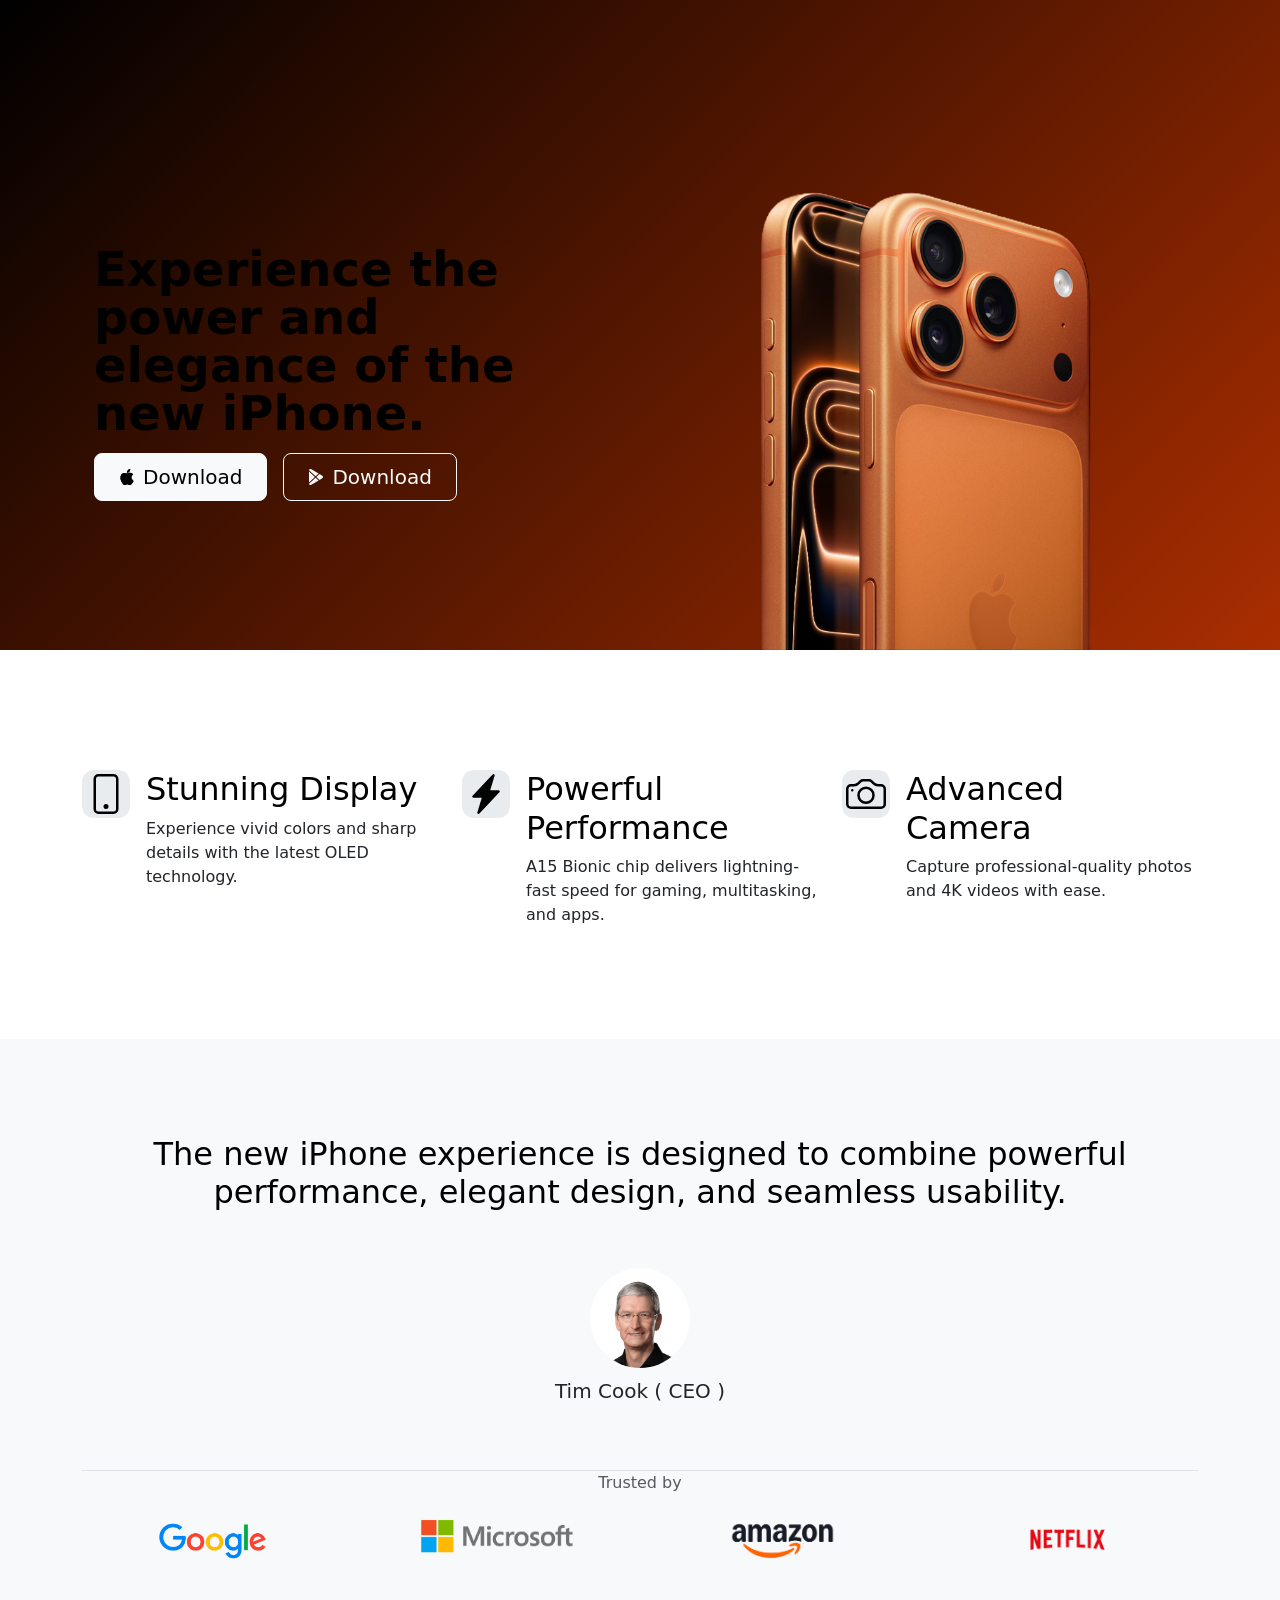
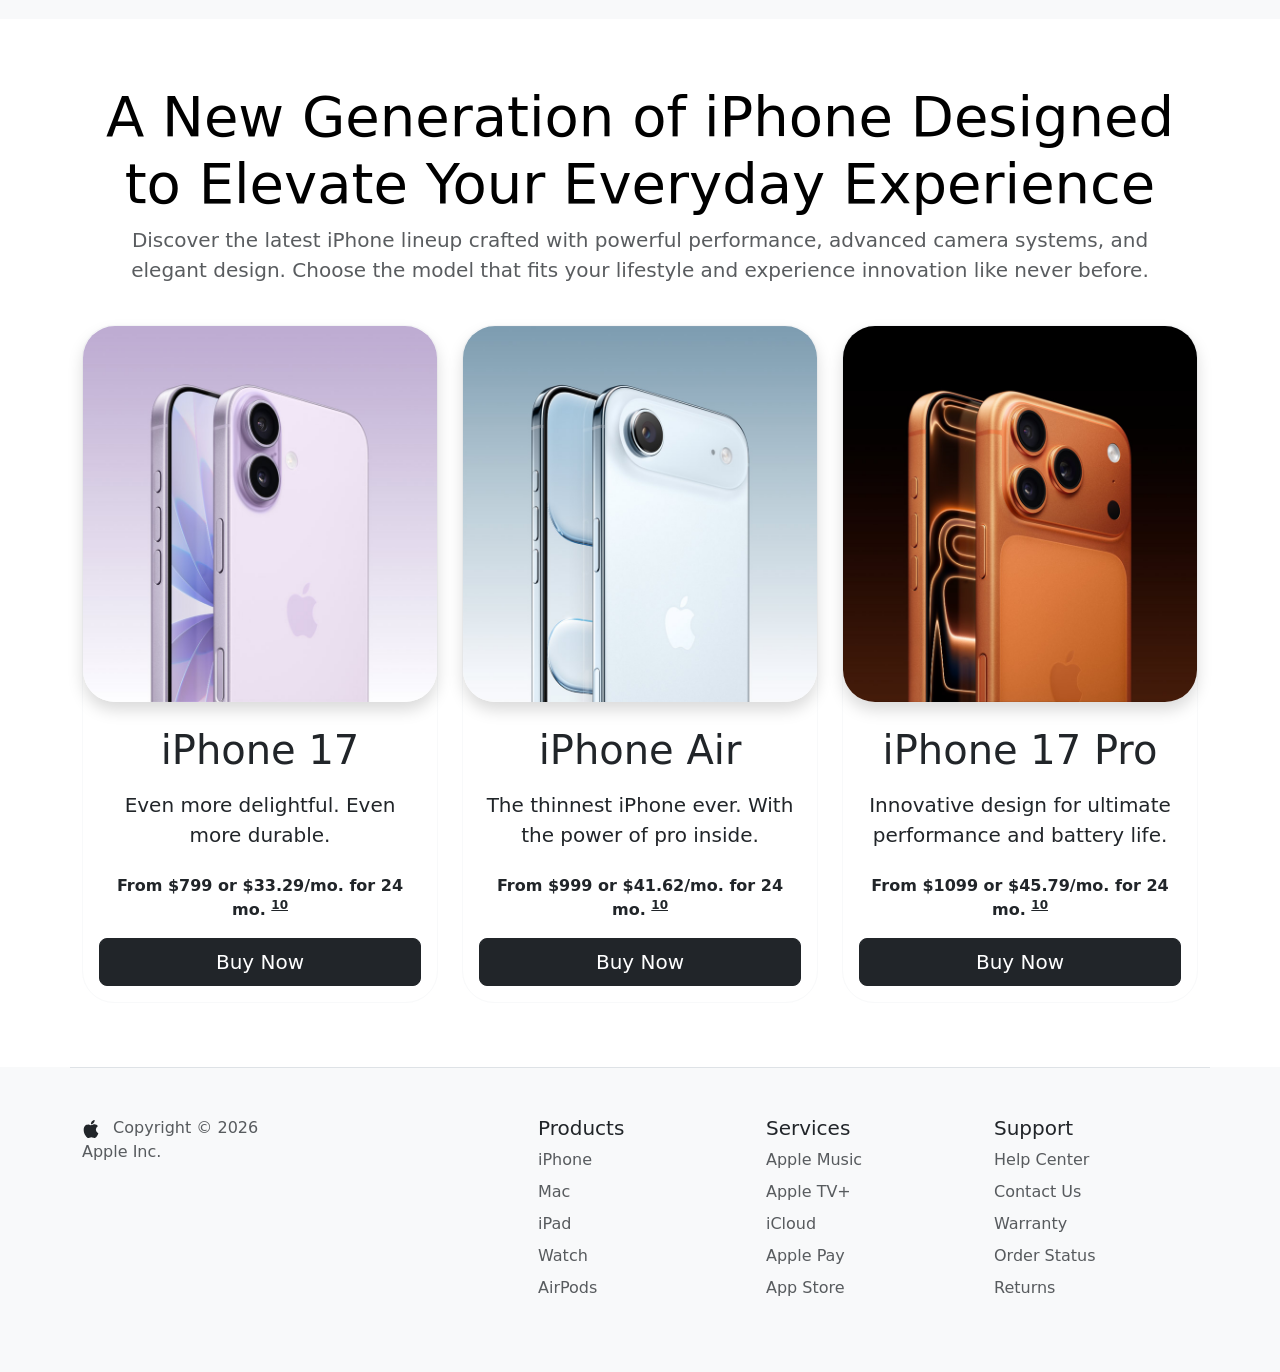
<file: index.html>
<!doctype html>
<html lang="en">
  <head>
    <meta charset="UTF-8" />
    <meta name="viewport" content="width=device-width, initial-scale=1" />

    <title>New_iPhone</title>

    <!-- fav icon -->
    <link rel="icon" type="image/png" href="./images/apple.png" />

    <!-- Bootstrap CSS -->
    <link
      href="https://cdn.jsdelivr.net/npm/bootstrap@5.3.2/dist/css/bootstrap.min.css"
      rel="stylesheet"
    />

    <!-- link with style css -->
    <link rel="stylesheet" href="./css/style.css" />
  </head>

  <body>
    <!-- Title -->
    <section id="title" class="hero-bg">
      <div class="container col-xxl-8 px-4 pt-5">
        <div class="row flex-lg-row-reverse align-items-center g-5 pt-5">
          <div class="col-10 col-sm-8 col-lg-6">
            <img
              src="images/iphone_17pro-model.png"
              class="d-block mx-lg-auto img-fluid"
              alt="iphone image"
              height="200"
              loading="lazy"
            />
          </div>
          <div class="col-lg-6">
            <h1 class="display-5 fw-bold text-body-emphasis lh-1 mb-3">
              Experience the power and elegance of the new iPhone.
            </h1>
            <div class="d-grid gap-2 d-md-flex justify-content-md-start">
              <button
                type="button"
                class="btn btn-light btn-lg px-4 me-md-2 d-flex align-items-center"
              >
                <svg
                  xmlns="http://www.w3.org/2000/svg"
                  width="16"
                  height="16"
                  fill="currentColor"
                  class="bi bi-apple me-2"
                  viewBox="0 0 16 16"
                >
                  <path
                    d="M11.182.008C11.148-.03 9.923.023 8.857 1.18c-1.066 1.156-.902 2.482-.878 2.516s1.52.087 2.475-1.258.762-2.391.728-2.43m3.314 11.733c-.048-.096-2.325-1.234-2.113-3.422s1.675-2.789 1.698-2.854-.597-.79-1.254-1.157a3.7 3.7 0 0 0-1.563-.434c-.108-.003-.483-.095-1.254.116-.508.139-1.653.589-1.968.607-.316.018-1.256-.522-2.267-.665-.647-.125-1.333.131-1.824.328-.49.196-1.422.754-2.074 2.237-.652 1.482-.311 3.83-.067 4.56s.625 1.924 1.273 2.796c.576.984 1.34 1.667 1.659 1.899s1.219.386 1.843.067c.502-.308 1.408-.485 1.766-.472.357.013 1.061.154 1.782.539.571.197 1.111.115 1.652-.105.541-.221 1.324-1.059 2.238-2.758q.52-1.185.473-1.282"
                  />
                  <path
                    d="M11.182.008C11.148-.03 9.923.023 8.857 1.18c-1.066 1.156-.902 2.482-.878 2.516s1.52.087 2.475-1.258.762-2.391.728-2.43m3.314 11.733c-.048-.096-2.325-1.234-2.113-3.422s1.675-2.789 1.698-2.854-.597-.79-1.254-1.157a3.7 3.7 0 0 0-1.563-.434c-.108-.003-.483-.095-1.254.116-.508.139-1.653.589-1.968.607-.316.018-1.256-.522-2.267-.665-.647-.125-1.333.131-1.824.328-.49.196-1.422.754-2.074 2.237-.652 1.482-.311 3.83-.067 4.56s.625 1.924 1.273 2.796c.576.984 1.34 1.667 1.659 1.899s1.219.386 1.843.067c.502-.308 1.408-.485 1.766-.472.357.013 1.061.154 1.782.539.571.197 1.111.115 1.652-.105.541-.221 1.324-1.059 2.238-2.758q.52-1.185.473-1.282"
                  />
                </svg>
                Download
              </button>
              <button
                type="button"
                class="btn btn-outline-light btn-lg px-4 d-flex align-items-center"
              >
                <svg
                  xmlns="http://www.w3.org/2000/svg"
                  width="16"
                  height="16"
                  fill="currentColor"
                  class="bi bi-google-play me-2"
                  viewBox="0 0 16 16"
                >
                  <path
                    d="M14.222 9.374c1.037-.61 1.037-2.137 0-2.748L11.528 5.04 8.32 8l3.207 2.96zm-3.595 2.116L7.583 8.68 1.03 14.73c.201 1.029 1.36 1.61 2.303 1.055zM1 13.396V2.603L6.846 8zM1.03 1.27l6.553 6.05 3.044-2.81L3.333.215C2.39-.341 1.231.24 1.03 1.27"
                  />
                </svg>
                Download
              </button>
            </div>
          </div>
        </div>
      </div>
    </section>

    <!-- Features -->
    <section id="features">
      <div class="container">
        <div class="row g-4 py-5 row-cols-1 row-cols-lg-3 mt-5">
          <div class="col d-flex align-items-start">
            <div
              class="icon-square text-body-emphasis bg-body-secondary d-inline-flex align-items-center justify-content-center fs-4 flex-shrink-0 me-3"
            >
              <svg
                xmlns="http://www.w3.org/2000/svg"
                width="40"
                height="40"
                fill="currentColor"
                class="bi bi-phone"
                viewBox="0 0 16 16"
              >
                <path
                  d="M11 1a1 1 0 0 1 1 1v12a1 1 0 0 1-1 1H5a1 1 0 0 1-1-1V2a1 1 0 0 1 1-1zM5 0a2 2 0 0 0-2 2v12a2 2 0 0 0 2 2h6a2 2 0 0 0 2-2V2a2 2 0 0 0-2-2z"
                />
                <path d="M8 14a1 1 0 1 0 0-2 1 1 0 0 0 0 2" />
              </svg>
            </div>
            <div>
              <h3 class="fs-2 text-body-emphasis">Stunning Display</h3>
              <p>
                Experience vivid colors and sharp details with the latest OLED
                technology.
              </p>
            </div>
          </div>
          <div class="col d-flex align-items-start">
            <div
              class="icon-square text-body-emphasis bg-body-secondary d-inline-flex align-items-center justify-content-center fs-4 flex-shrink-0 me-3"
            >
              <svg
                xmlns="http://www.w3.org/2000/svg"
                width="40"
                height="40"
                fill="currentColor"
                class="bi bi-lightning-charge-fill"
                viewBox="0 0 16 16"
              >
                <path
                  d="M11.251.068a.5.5 0 0 1 .227.58L9.677 6.5H13a.5.5 0 0 1 .364.843l-8 8.5a.5.5 0 0 1-.842-.49L6.323 9.5H3a.5.5 0 0 1-.364-.843l8-8.5a.5.5 0 0 1 .615-.09z"
                />
              </svg>
            </div>
            <div>
              <h3 class="fs-2 text-body-emphasis">Powerful Performance</h3>
              <p>
                A15 Bionic chip delivers lightning-fast speed for gaming,
                multitasking, and apps.
              </p>
            </div>
          </div>
          <div class="col d-flex align-items-start">
            <div
              class="icon-square text-body-emphasis bg-body-secondary d-inline-flex align-items-center justify-content-center fs-4 flex-shrink-0 me-3"
            >
              <svg
                xmlns="http://www.w3.org/2000/svg"
                width="40"
                height="40"
                fill="currentColor"
                class="bi bi-camera"
                viewBox="0 0 16 16"
              >
                <path
                  d="M15 12a1 1 0 0 1-1 1H2a1 1 0 0 1-1-1V6a1 1 0 0 1 1-1h1.172a3 3 0 0 0 2.12-.879l.83-.828A1 1 0 0 1 6.827 3h2.344a1 1 0 0 1 .707.293l.828.828A3 3 0 0 0 12.828 5H14a1 1 0 0 1 1 1zM2 4a2 2 0 0 0-2 2v6a2 2 0 0 0 2 2h12a2 2 0 0 0 2-2V6a2 2 0 0 0-2-2h-1.172a2 2 0 0 1-1.414-.586l-.828-.828A2 2 0 0 0 9.172 2H6.828a2 2 0 0 0-1.414.586l-.828.828A2 2 0 0 1 3.172 4z"
                />
                <path
                  d="M8 11a2.5 2.5 0 1 1 0-5 2.5 2.5 0 0 1 0 5m0 1a3.5 3.5 0 1 0 0-7 3.5 3.5 0 0 0 0 7M3 6.5a.5.5 0 1 1-1 0 .5.5 0 0 1 1 0"
                />
              </svg>
            </div>
            <div>
              <h3 class="fs-2 text-body-emphasis">Advanced Camera</h3>
              <p>
                Capture professional-quality photos and 4K videos with ease.
              </p>
            </div>
          </div>
        </div>
      </div>
    </section>

    <!-- Testimonial -->
    <section id="testimonial">
      <div class="my-5">
        <div class="p-5 text-center bg-body-tertiary">
          <div class="container py-5">
            <h2 class="text-body-emphasis">
              The new iPhone experience is designed to combine powerful
              performance, elegant design, and seamless usability.
            </h2>
            <img
              src="./images/tim-cook_image.png"
              class="profile-img mt-5"
              alt="ceo image"
            />
            <p class="col-lg-8 mx-auto lead mt-2">Tim Cook ( CEO )</p>
          </div>

          <div class="container text-center">
            <p class="text-muted mb-3 border-top">Trusted by</p>
            <div class="row">
              <div class="col-lg-3 col-sm-12 align-items-center">
                <img src="./images/google.png" height="60" alt="google" />
              </div>
              <div class="col-lg-3 col-sm-12 align-items-center">
                <img src="./images/Microsoft.png" height="50" alt="microsoft" />
              </div>
              <div class="col-lg-3 col-sm-12 align-items-center">
                <img src="./images/Amazon.png" height="60" alt="amazon" />
              </div>
              <div class="col-lg-3 col-sm-12 align-items-center">
                <img src="./images/netflix.png" height="60" alt="netflix" />
              </div>
            </div>
          </div>
        </div>
      </div>
    </section>

    <!-- Pricing -->
    <section id="pricing">
      <div class="container">
        <div class="pricing-header p-3 pb-md-4 mx-auto text-center">
          <h2 class="display-4 fw-normal text-body-emphasis">
            A New Generation of iPhone Designed to Elevate Your Everyday
            Experience
          </h2>
          <p class="fs-5 text-body-secondary">
            Discover the latest iPhone lineup crafted with powerful performance,
            advanced camera systems, and elegant design. Choose the model that
            fits your lifestyle and experience innovation like never before.
          </p>
        </div>
        <div class="row row-cols-1 row-cols-md-3 mb-3 text-center">
          <div class="col">
            <div
              class="card border-light mb-3 rounded-5"
              style="max-width: 24rem"
            >
              <img
                src="./images/iphone_17.jpg"
                class="card-img-top mb-2 rounded-5 d-block shadow"
                alt="iphone_17"
              />

              <div class="card-body">
                <h1 class="card-title pricing-card-title">iPhone 17</h1>
                <ul class="list-unstyled mt-3 mb-4 fs-5 text-align-center">
                  <li>Even more delightful. Even more durable.</li>
                </ul>
                <p class="fw-bold fs-6">
                  From $799 or $33.29/mo. for 24 mo.
                  <span><sup class="text-decoration-underline">10</sup></span>
                </p>

                <button type="button" class="w-100 btn btn-lg btn-dark">
                  Buy Now
                </button>
              </div>
            </div>
          </div>
          <div class="col">
            <div
              class="card border-light mb-3 rounded-5"
              style="max-width: 24rem"
            >
              <img
                src="./images/iphone_air.jpg"
                class="card-img-top mb-2 rounded-5 d-block shadow"
                alt="iphone_17"
              />

              <div class="card-body">
                <h1 class="card-title pricing-card-title">iPhone Air</h1>
                <ul class="list-unstyled mt-3 mb-4 fs-5 text-center">
                  <li>
                    The thinnest iPhone ever. With the power of pro inside.
                  </li>
                </ul>
                <p class="fw-bold fs-6">
                  From $999 or $41.62/mo. for 24 mo.
                  <span><sup class="text-decoration-underline">10</sup></span>
                </p>

                <button type="button" class="w-100 btn btn-lg btn-dark">
                  Buy Now
                </button>
              </div>
            </div>
          </div>
          <div class="col">
            <div
              class="card border-light mb-3 rounded-5"
              style="max-width: 24rem"
            >
              <img
                src="./images/iphone_17pro.jpg"
                class="card-img-top mb-2 rounded-5 d-block shadow"
                alt="iphone_17"
              />

              <div class="card-body">
                <h1 class="card-title pricing-card-title">iPhone 17 Pro</h1>
                <ul class="list-unstyled mt-3 mb-4 fs-5 text-center">
                  <li>
                    Innovative design for ultimate performance and battery life.
                  </li>
                </ul>
                <p class="fw-bold fs-6">
                  From $1099 or $45.79/mo. for 24 mo.
                  <span><sup class="text-decoration-underline">10</sup></span>
                </p>

                <button type="button" class="w-100 btn btn-lg btn-dark">
                  Buy Now
                </button>
              </div>
            </div>
          </div>
        </div>
      </div>
    </section>

    <!-- Footer -->
    <section id="footer" class="bg-light">
      <div class="container">
        <footer
          class="row row-cols-1 row-cols-sm-2 row-cols-md-5 py-5 mt-5 border-top"
        >
          <!-- Apple copyright -->
          <div class="col mb-3 text-center text-md-start">
            <p class="text-body-secondary mb-0">
              <a
                href="https://www.apple.com"
                target="_blank"
                class="text-decoration-none text-dark me-2"
              >
                <svg
                  xmlns="http://www.w3.org/2000/svg"
                  width="18"
                  height="18"
                  fill="currentColor"
                  class="bi bi-apple"
                  viewBox="0 0 16 16"
                >
                  <path
                    d="M11.182.008C11.148-.03 9.923.023 8.857 1.18c-1.066 1.156-.902 2.482-.878 2.516s1.52.087 2.475-1.258.762-2.391.728-2.43"
                  />
                  <path
                    d="M14.496 11.741c-.048-.096-2.325-1.234-2.113-3.422.212-2.188 1.675-2.789 1.698-2.854-.023-.065-.597-.79-1.254-1.157a3.7 3.7 0 0 0-1.563-.434c-.108-.003-.483-.095-1.254.116-.508.139-1.653.589-1.968.607-.316.018-1.256-.522-2.267-.665-.647-.125-1.333.131-1.824.328-.49.196-1.422.754-2.074 2.237-.652 1.482-.311 3.83-.067 4.56.244.73.625 1.924 1.273 2.796.576.984 1.34 1.667 1.659 1.899.319.232 1.219.386 1.843.067.502-.308 1.408-.485 1.766-.472.357.013 1.061.154 1.782.539.571.197 1.111.115 1.652-.105.541-.221 1.324-1.059 2.238-2.758.347-.79.5-1.214.473-1.282z"
                  />
                </svg>
              </a>
              Copyright © 2026 Apple Inc.
            </p>
          </div>

          <div class="col mb-3"></div>

          <!-- Section 1 -->
          <div class="col mb-3 text-center text-md-start">
            <h5>Products</h5>
            <ul class="nav flex-column">
              <li class="nav-item mb-2">
                <a href="#" class="nav-link p-0 text-body-secondary">iPhone</a>
              </li>
              <li class="nav-item mb-2">
                <a href="#" class="nav-link p-0 text-body-secondary">Mac</a>
              </li>
              <li class="nav-item mb-2">
                <a href="#" class="nav-link p-0 text-body-secondary">iPad</a>
              </li>
              <li class="nav-item mb-2">
                <a href="#" class="nav-link p-0 text-body-secondary">Watch</a>
              </li>
              <li class="nav-item mb-2">
                <a href="#" class="nav-link p-0 text-body-secondary">AirPods</a>
              </li>
            </ul>
          </div>

          <!-- Section 2 -->
          <div class="col mb-3 text-center text-md-start">
            <h5>Services</h5>
            <ul class="nav flex-column">
              <li class="nav-item mb-2">
                <a href="#" class="nav-link p-0 text-body-secondary"
                  >Apple Music</a
                >
              </li>
              <li class="nav-item mb-2">
                <a href="#" class="nav-link p-0 text-body-secondary"
                  >Apple TV+</a
                >
              </li>
              <li class="nav-item mb-2">
                <a href="#" class="nav-link p-0 text-body-secondary">iCloud</a>
              </li>
              <li class="nav-item mb-2">
                <a href="#" class="nav-link p-0 text-body-secondary"
                  >Apple Pay</a
                >
              </li>
              <li class="nav-item mb-2">
                <a href="#" class="nav-link p-0 text-body-secondary"
                  >App Store</a
                >
              </li>
            </ul>
          </div>

          <!-- Section 3 -->
          <div class="col mb-3 text-center text-md-start">
            <h5>Support</h5>
            <ul class="nav flex-column">
              <li class="nav-item mb-2">
                <a href="#" class="nav-link p-0 text-body-secondary"
                  >Help Center</a
                >
              </li>
              <li class="nav-item mb-2">
                <a href="#" class="nav-link p-0 text-body-secondary"
                  >Contact Us</a
                >
              </li>
              <li class="nav-item mb-2">
                <a href="#" class="nav-link p-0 text-body-secondary"
                  >Warranty</a
                >
              </li>
              <li class="nav-item mb-2">
                <a href="#" class="nav-link p-0 text-body-secondary"
                  >Order Status</a
                >
              </li>
              <li class="nav-item mb-2">
                <a href="#" class="nav-link p-0 text-body-secondary">Returns</a>
              </li>
            </ul>
          </div>
        </footer>
      </div>
    </section>

    <!-- Bootstrap JS -->
    <script src="https://cdn.jsdelivr.net/npm/bootstrap@5.3.2/dist/js/bootstrap.bundle.min.js"></script>
  </body>
</html>
</file>
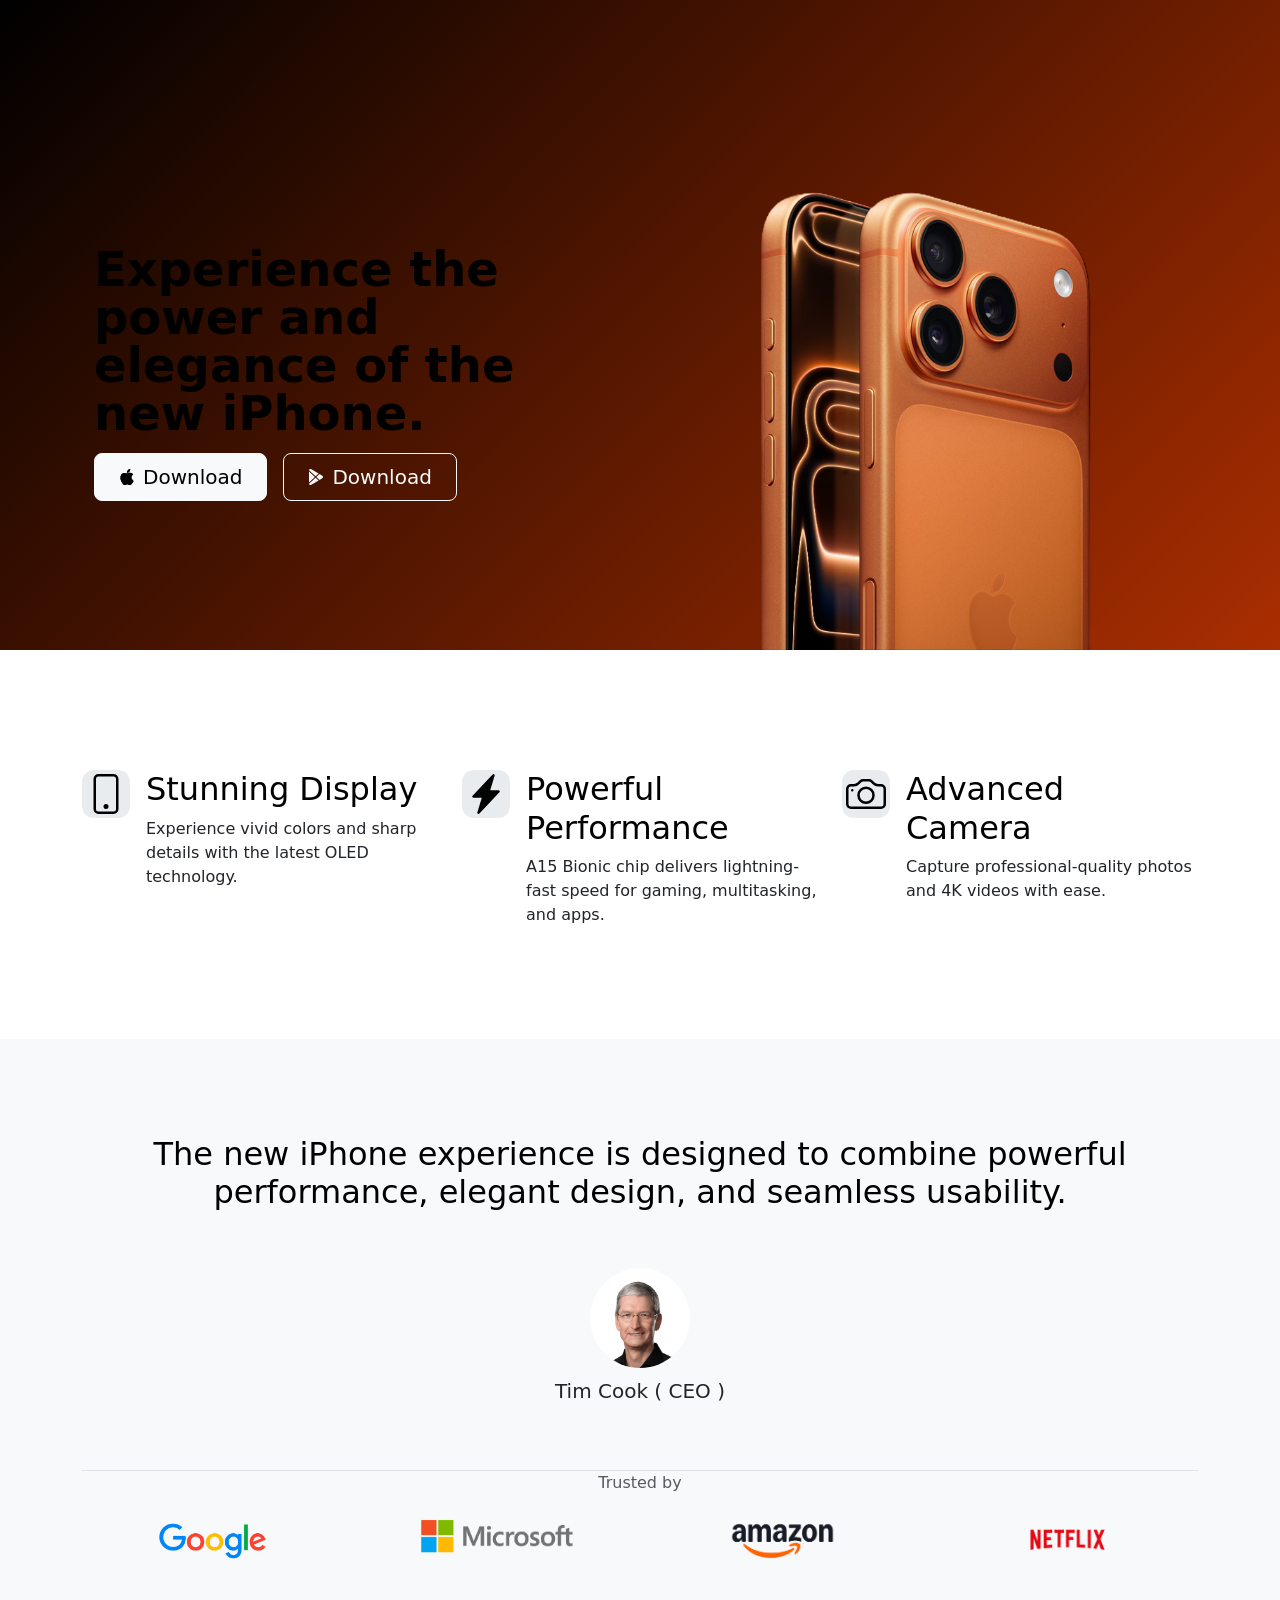
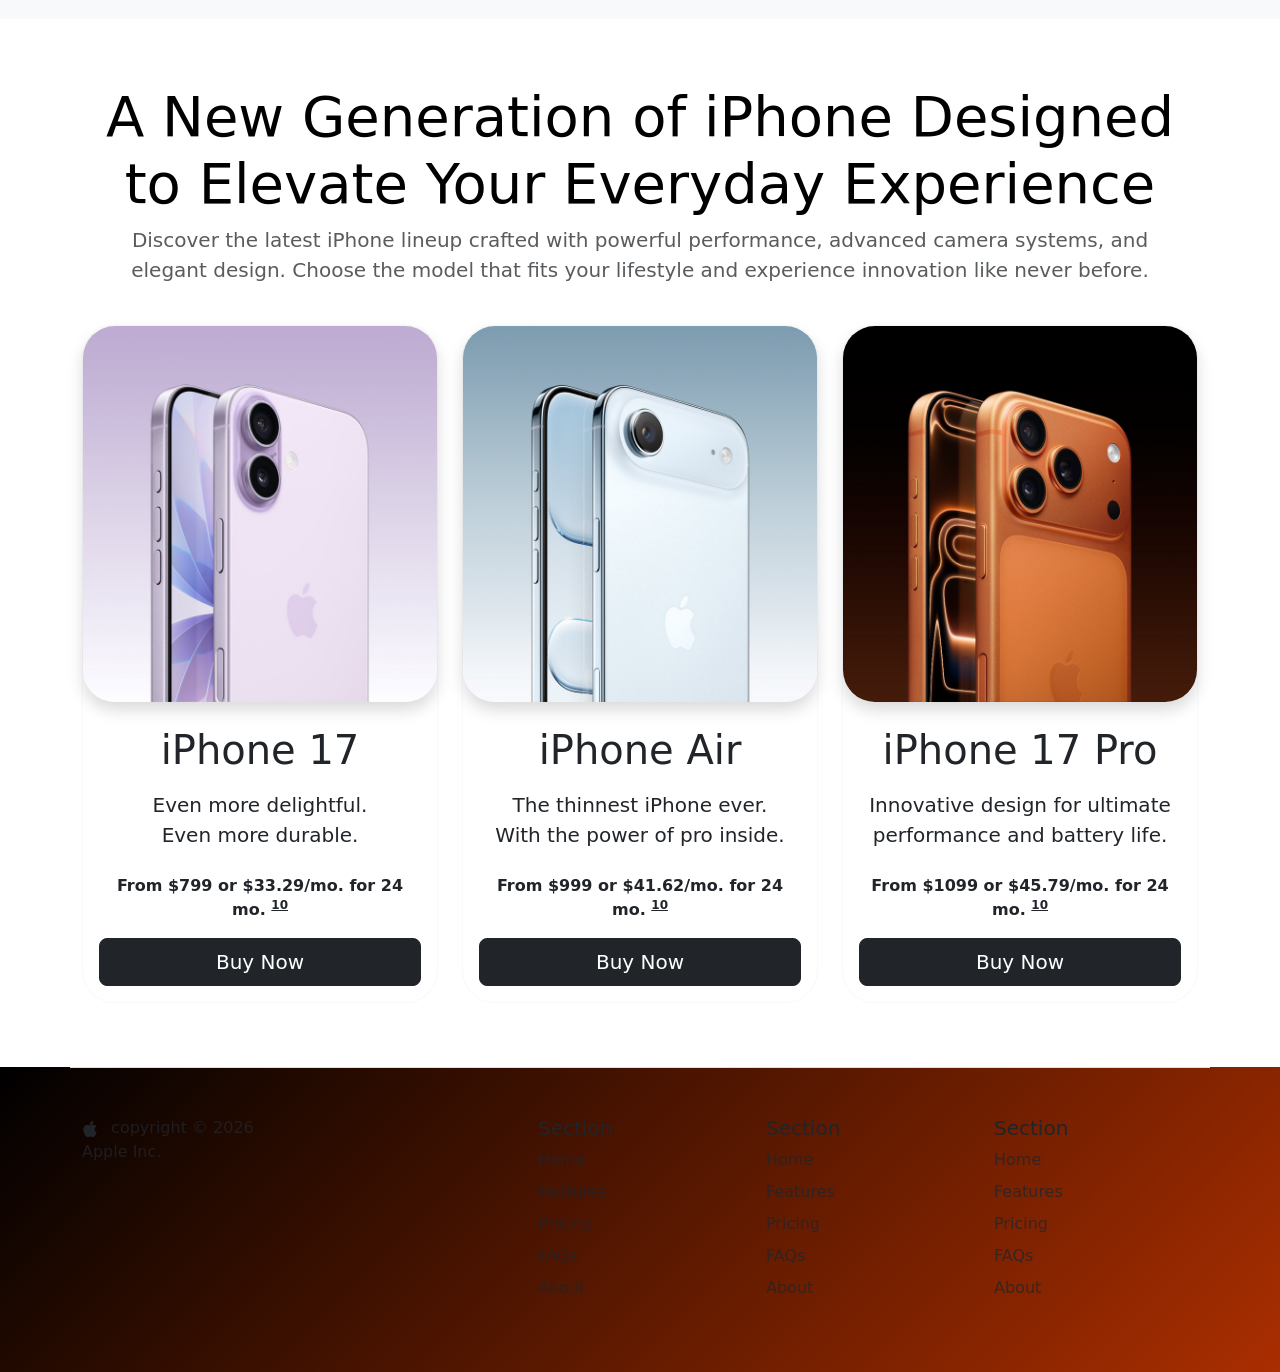
<file: New_iPhone.html>
<!doctype html>
<html lang="en">
  <head>
    <meta charset="UTF-8" />
    <meta name="viewport" content="width=device-width, initial-scale=1" />

    <title>New_iPhone</title>

    <!-- fav icon -->
    <link rel="icon" type="image/png" href="./images/apple.png" />

    <!-- Bootstrap CSS -->
    <link
      href="https://cdn.jsdelivr.net/npm/bootstrap@5.3.2/dist/css/bootstrap.min.css"
      rel="stylesheet"
    />

    <!-- link with style css -->
    <link rel="stylesheet" href="./css/style.css" />
  </head>

  <body>
    <!-- Title -->
    <section id="title" class="hero-bg">
      <div class="container col-xxl-8 px-4 pt-5">
        <div class="row flex-lg-row-reverse align-items-center g-5 pt-5">
          <div class="col-10 col-sm-8 col-lg-6">
            <img
              src="images/iphone_17pro-model.png"
              class="d-block mx-lg-auto img-fluid"
              alt="iphone image"
              height="200"
              loading="lazy"
            />
          </div>
          <div class="col-lg-6">
            <h1 class="display-5 fw-bold text-body-emphasis lh-1 mb-3">
              Experience the power and elegance of the new iPhone.
            </h1>
            <div class="d-grid gap-2 d-md-flex justify-content-md-start">
              <button
                type="button"
                class="btn btn-light btn-lg px-4 me-md-2 d-flex align-items-center"
              >
                <svg
                  xmlns="http://www.w3.org/2000/svg"
                  width="16"
                  height="16"
                  fill="currentColor"
                  class="bi bi-apple me-2"
                  viewBox="0 0 16 16"
                >
                  <path
                    d="M11.182.008C11.148-.03 9.923.023 8.857 1.18c-1.066 1.156-.902 2.482-.878 2.516s1.52.087 2.475-1.258.762-2.391.728-2.43m3.314 11.733c-.048-.096-2.325-1.234-2.113-3.422s1.675-2.789 1.698-2.854-.597-.79-1.254-1.157a3.7 3.7 0 0 0-1.563-.434c-.108-.003-.483-.095-1.254.116-.508.139-1.653.589-1.968.607-.316.018-1.256-.522-2.267-.665-.647-.125-1.333.131-1.824.328-.49.196-1.422.754-2.074 2.237-.652 1.482-.311 3.83-.067 4.56s.625 1.924 1.273 2.796c.576.984 1.34 1.667 1.659 1.899s1.219.386 1.843.067c.502-.308 1.408-.485 1.766-.472.357.013 1.061.154 1.782.539.571.197 1.111.115 1.652-.105.541-.221 1.324-1.059 2.238-2.758q.52-1.185.473-1.282"
                  />
                  <path
                    d="M11.182.008C11.148-.03 9.923.023 8.857 1.18c-1.066 1.156-.902 2.482-.878 2.516s1.52.087 2.475-1.258.762-2.391.728-2.43m3.314 11.733c-.048-.096-2.325-1.234-2.113-3.422s1.675-2.789 1.698-2.854-.597-.79-1.254-1.157a3.7 3.7 0 0 0-1.563-.434c-.108-.003-.483-.095-1.254.116-.508.139-1.653.589-1.968.607-.316.018-1.256-.522-2.267-.665-.647-.125-1.333.131-1.824.328-.49.196-1.422.754-2.074 2.237-.652 1.482-.311 3.83-.067 4.56s.625 1.924 1.273 2.796c.576.984 1.34 1.667 1.659 1.899s1.219.386 1.843.067c.502-.308 1.408-.485 1.766-.472.357.013 1.061.154 1.782.539.571.197 1.111.115 1.652-.105.541-.221 1.324-1.059 2.238-2.758q.52-1.185.473-1.282"
                  />
                </svg>
                Download
              </button>
              <button
                type="button"
                class="btn btn-outline-light btn-lg px-4 d-flex align-items-center"
              >
                <svg
                  xmlns="http://www.w3.org/2000/svg"
                  width="16"
                  height="16"
                  fill="currentColor"
                  class="bi bi-google-play me-2"
                  viewBox="0 0 16 16"
                >
                  <path
                    d="M14.222 9.374c1.037-.61 1.037-2.137 0-2.748L11.528 5.04 8.32 8l3.207 2.96zm-3.595 2.116L7.583 8.68 1.03 14.73c.201 1.029 1.36 1.61 2.303 1.055zM1 13.396V2.603L6.846 8zM1.03 1.27l6.553 6.05 3.044-2.81L3.333.215C2.39-.341 1.231.24 1.03 1.27"
                  />
                </svg>
                Download
              </button>
            </div>
          </div>
        </div>
      </div>
    </section>

    <!-- Features -->
    <section id="features">
      <div class="container">
        <div class="row g-4 py-5 row-cols-1 row-cols-lg-3 mt-5">
          <div class="col d-flex align-items-start">
            <div
              class="icon-square text-body-emphasis bg-body-secondary d-inline-flex align-items-center justify-content-center fs-4 flex-shrink-0 me-3"
            >
              <svg
                xmlns="http://www.w3.org/2000/svg"
                width="40"
                height="40"
                fill="currentColor"
                class="bi bi-phone"
                viewBox="0 0 16 16"
              >
                <path
                  d="M11 1a1 1 0 0 1 1 1v12a1 1 0 0 1-1 1H5a1 1 0 0 1-1-1V2a1 1 0 0 1 1-1zM5 0a2 2 0 0 0-2 2v12a2 2 0 0 0 2 2h6a2 2 0 0 0 2-2V2a2 2 0 0 0-2-2z"
                />
                <path d="M8 14a1 1 0 1 0 0-2 1 1 0 0 0 0 2" />
              </svg>
            </div>
            <div>
              <h3 class="fs-2 text-body-emphasis">Stunning Display</h3>
              <p>
                Experience vivid colors and sharp details with the latest OLED
                technology.
              </p>
            </div>
          </div>
          <div class="col d-flex align-items-start">
            <div
              class="icon-square text-body-emphasis bg-body-secondary d-inline-flex align-items-center justify-content-center fs-4 flex-shrink-0 me-3"
            >
              <svg
                xmlns="http://www.w3.org/2000/svg"
                width="40"
                height="40"
                fill="currentColor"
                class="bi bi-lightning-charge-fill"
                viewBox="0 0 16 16"
              >
                <path
                  d="M11.251.068a.5.5 0 0 1 .227.58L9.677 6.5H13a.5.5 0 0 1 .364.843l-8 8.5a.5.5 0 0 1-.842-.49L6.323 9.5H3a.5.5 0 0 1-.364-.843l8-8.5a.5.5 0 0 1 .615-.09z"
                />
              </svg>
            </div>
            <div>
              <h3 class="fs-2 text-body-emphasis">Powerful Performance</h3>
              <p>
                A15 Bionic chip delivers lightning-fast speed for gaming,
                multitasking, and apps.
              </p>
            </div>
          </div>
          <div class="col d-flex align-items-start">
            <div
              class="icon-square text-body-emphasis bg-body-secondary d-inline-flex align-items-center justify-content-center fs-4 flex-shrink-0 me-3"
            >
              <svg
                xmlns="http://www.w3.org/2000/svg"
                width="40"
                height="40"
                fill="currentColor"
                class="bi bi-camera"
                viewBox="0 0 16 16"
              >
                <path
                  d="M15 12a1 1 0 0 1-1 1H2a1 1 0 0 1-1-1V6a1 1 0 0 1 1-1h1.172a3 3 0 0 0 2.12-.879l.83-.828A1 1 0 0 1 6.827 3h2.344a1 1 0 0 1 .707.293l.828.828A3 3 0 0 0 12.828 5H14a1 1 0 0 1 1 1zM2 4a2 2 0 0 0-2 2v6a2 2 0 0 0 2 2h12a2 2 0 0 0 2-2V6a2 2 0 0 0-2-2h-1.172a2 2 0 0 1-1.414-.586l-.828-.828A2 2 0 0 0 9.172 2H6.828a2 2 0 0 0-1.414.586l-.828.828A2 2 0 0 1 3.172 4z"
                />
                <path
                  d="M8 11a2.5 2.5 0 1 1 0-5 2.5 2.5 0 0 1 0 5m0 1a3.5 3.5 0 1 0 0-7 3.5 3.5 0 0 0 0 7M3 6.5a.5.5 0 1 1-1 0 .5.5 0 0 1 1 0"
                />
              </svg>
            </div>
            <div>
              <h3 class="fs-2 text-body-emphasis">Advanced Camera</h3>
              <p>
                Capture professional-quality photos and 4K videos with ease.
              </p>
            </div>
          </div>
        </div>
      </div>
    </section>

    <!-- Testimonial -->
    <section id="testimonial">
      <div class="my-5">
        <div class="p-5 text-center bg-body-tertiary">
          <div class="container py-5">
            <h2 class="text-body-emphasis">
              The new iPhone experience is designed to combine powerful
              performance, elegant design, and seamless usability.
            </h2>
            <img
              src="./images/tim-cook_image.png"
              class="profile-img mt-5"
              alt="ceo image"
            />
            <p class="col-lg-8 mx-auto lead mt-2">Tim Cook ( CEO )</p>
          </div>

          <div class="container text-center">
            <p class="text-muted mb-3 border-top">Trusted by</p>
            <div class="row">
              <div class="col-lg-3 col-sm-12 align-items-center">
                <img src="./images/google.png" height="60" alt="google" />
              </div>
              <div class="col-lg-3 col-sm-12 align-items-center">
                <img src="./images/Microsoft.png" height="50" alt="microsoft" />
              </div>
              <div class="col-lg-3 col-sm-12 align-items-center">
                <img src="./images/Amazon.png" height="60" alt="amazon" />
              </div>
              <div class="col-lg-3 col-sm-12 align-items-center">
                <img src="./images/netflix.png" height="60" alt="netflix" />
              </div>
            </div>
          </div>
        </div>
      </div>
    </section>

    <!-- Pricing -->
    <section id="pricing">
      <div class="container">
        <div class="pricing-header p-3 pb-md-4 mx-auto text-center">
          <h2 class="display-4 fw-normal text-body-emphasis">
            A New Generation of iPhone Designed to Elevate Your Everyday
            Experience
          </h2>
          <p class="fs-5 text-body-secondary">
            Discover the latest iPhone lineup crafted with powerful performance,
            advanced camera systems, and elegant design. Choose the model that
            fits your lifestyle and experience innovation like never before.
          </p>
        </div>
        <div class="row row-cols-1 row-cols-md-3 mb-3 text-center">
          <div class="col">
            <div
              class="card border-light mb-3 rounded-5"
              style="max-width: 24rem"
            >
              <img
                src="./images/iphone_17.jpg"
                class="card-img-top mb-2 rounded-5 d-block shadow"
                alt="iphone_17"
              />

              <div class="card-body">
                <h1 class="card-title pricing-card-title">iPhone 17</h1>
                <ul class="list-unstyled mt-3 mb-4 fs-5">
                  <li>Even more delightful.</li>
                  <li>Even more durable.</li>
                </ul>
                <p class="fw-bold fs-6">
                  From $799 or $33.29/mo. for 24 mo.
                  <span><sup class="text-decoration-underline">10</sup></span>
                </p>

                <button type="button" class="w-100 btn btn-lg btn-dark">
                  Buy Now
                </button>
              </div>
            </div>
          </div>
          <div class="col">
            <div
              class="card border-light mb-3 rounded-5"
              style="max-width: 24rem"
            >
              <img
                src="./images/iphone_air.jpg"
                class="card-img-top mb-2 rounded-5 d-block shadow"
                alt="iphone_17"
              />

              <div class="card-body">
                <h1 class="card-title pricing-card-title">iPhone Air</h1>
                <ul class="list-unstyled mt-3 mb-4 fs-5">
                  <li>The thinnest iPhone ever.</li>
                  <li>With the power of pro inside.</li>
                </ul>
                <p class="fw-bold fs-6">
                  From $999 or $41.62/mo. for 24 mo.
                  <span><sup class="text-decoration-underline">10</sup></span>
                </p>

                <button type="button" class="w-100 btn btn-lg btn-dark">
                  Buy Now
                </button>
              </div>
            </div>
          </div>
          <div class="col">
            <div
              class="card border-light mb-3 rounded-5"
              style="max-width: 24rem"
            >
              <img
                src="./images/iphone_17pro.jpg"
                class="card-img-top mb-2 rounded-5 d-block shadow"
                alt="iphone_17"
              />

              <div class="card-body">
                <h1 class="card-title pricing-card-title">iPhone 17 Pro</h1>
                <ul class="list-unstyled mt-3 mb-4 fs-5">
                  <li>Innovative design for ultimate</li>
                  <li>performance and battery life.</li>
                </ul>
                <p class="fw-bold fs-6">
                  From $1099 or $45.79/mo. for 24 mo.
                  <span><sup class="text-decoration-underline">10</sup></span>
                </p>

                <button type="button" class="w-100 btn btn-lg btn-dark">
                  Buy Now
                </button>
              </div>
            </div>
          </div>
        </div>
      </div>
    </section>

    <!-- Footer -->
    <section id="footer" class="hero-bg">
      <div class="container">
        <footer
          class="row row-cols-1 row-cols-sm-2 row-cols-md-5 py-5 mt-5 border-top"
        >
          <div class="col mb-3">
            <p class="text-body-secondary fs-7">
              <span>
                <a
                  href="https://www.apple.com"
                  target="_blank"
                  class="text-decoration-none"
                >
                  <svg
                    xmlns="http://www.w3.org/2000/svg"
                    width="16"
                    height="16"
                    fill="currentColor"
                    class="bi bi-apple me-2 text-dark"
                    viewBox="0 0 16 16"
                  >
                    <path
                      d="M11.182.008C11.148-.03 9.923.023 8.857 1.18c-1.066 1.156-.902 2.482-.878 2.516s1.52.087 2.475-1.258.762-2.391.728-2.43m3.314 11.733c-.048-.096-2.325-1.234-2.113-3.422s1.675-2.789 1.698-2.854-.597-.79-1.254-1.157a3.7 3.7 0 0 0-1.563-.434c-.108-.003-.483-.095-1.254.116-.508.139-1.653.589-1.968.607-.316.018-1.256-.522-2.267-.665-.647-.125-1.333.131-1.824.328-.49.196-1.422.754-2.074 2.237-.652 1.482-.311 3.83-.067 4.56s.625 1.924 1.273 2.796c.576.984 1.34 1.667 1.659 1.899s1.219.386 1.843.067c.502-.308 1.408-.485 1.766-.472.357.013 1.061.154 1.782.539.571.197 1.111.115 1.652-.105.541-.221 1.324-1.059 2.238-2.758q.52-1.185.473-1.282"
                    />
                    <path
                      d="M11.182.008C11.148-.03 9.923.023 8.857 1.18c-1.066 1.156-.902 2.482-.878 2.516s1.52.087 2.475-1.258.762-2.391.728-2.43m3.314 11.733c-.048-.096-2.325-1.234-2.113-3.422s1.675-2.789 1.698-2.854-.597-.79-1.254-1.157a3.7 3.7 0 0 0-1.563-.434c-.108-.003-.483-.095-1.254.116-.508.139-1.653.589-1.968.607-.316.018-1.256-.522-2.267-.665-.647-.125-1.333.131-1.824.328-.49.196-1.422.754-2.074 2.237-.652 1.482-.311 3.83-.067 4.56s.625 1.924 1.273 2.796c.576.984 1.34 1.667 1.659 1.899s1.219.386 1.843.067c.502-.308 1.408-.485 1.766-.472.357.013 1.061.154 1.782.539.571.197 1.111.115 1.652-.105.541-.221 1.324-1.059 2.238-2.758q.52-1.185.473-1.282"
                    />
                  </svg>
                </a>
              </span>
              copyright © 2026 Apple Inc.
            </p>
          </div>
          <div class="col mb-3"></div>
          <div class="col mb-3">
            <h5>Section</h5>
            <ul class="nav flex-column">
              <li class="nav-item mb-2">
                <a href="#" class="nav-link p-0 text-body-secondary">Home</a>
              </li>
              <li class="nav-item mb-2">
                <a href="#" class="nav-link p-0 text-body-secondary"
                  >Features</a
                >
              </li>
              <li class="nav-item mb-2">
                <a href="#" class="nav-link p-0 text-body-secondary">Pricing</a>
              </li>
              <li class="nav-item mb-2">
                <a href="#" class="nav-link p-0 text-body-secondary">FAQs</a>
              </li>
              <li class="nav-item mb-2">
                <a href="#" class="nav-link p-0 text-body-secondary">About</a>
              </li>
            </ul>
          </div>
          <div class="col mb-3">
            <h5>Section</h5>
            <ul class="nav flex-column">
              <li class="nav-item mb-2">
                <a href="#" class="nav-link p-0 text-body-secondary">Home</a>
              </li>
              <li class="nav-item mb-2">
                <a href="#" class="nav-link p-0 text-body-secondary"
                  >Features</a
                >
              </li>
              <li class="nav-item mb-2">
                <a href="#" class="nav-link p-0 text-body-secondary">Pricing</a>
              </li>
              <li class="nav-item mb-2">
                <a href="#" class="nav-link p-0 text-body-secondary">FAQs</a>
              </li>
              <li class="nav-item mb-2">
                <a href="#" class="nav-link p-0 text-body-secondary">About</a>
              </li>
            </ul>
          </div>
          <div class="col mb-3">
            <h5>Section</h5>
            <ul class="nav flex-column">
              <li class="nav-item mb-2">
                <a href="#" class="nav-link p-0 text-body-secondary">Home</a>
              </li>
              <li class="nav-item mb-2">
                <a href="#" class="nav-link p-0 text-body-secondary"
                  >Features</a
                >
              </li>
              <li class="nav-item mb-2">
                <a href="#" class="nav-link p-0 text-body-secondary">Pricing</a>
              </li>
              <li class="nav-item mb-2">
                <a href="#" class="nav-link p-0 text-body-secondary">FAQs</a>
              </li>
              <li class="nav-item mb-2">
                <a href="#" class="nav-link p-0 text-body-secondary">About</a>
              </li>
            </ul>
          </div>
        </footer>
      </div>
    </section>

    <!-- Bootstrap JS -->
    <script src="https://cdn.jsdelivr.net/npm/bootstrap@5.3.2/dist/js/bootstrap.bundle.min.js"></script>
  </body>
</html>
</file>
<file: css/style.css>
.hero-bg {
  background: linear-gradient(135deg, #000000, #ff4500, #ff8c00);
  background-size: 300% 300%; /* for smooth animation */
  animation: gradientShift 12s ease infinite;
}
/* Animation */
@keyframes gradientShift {
  0% {
    background-position: 0% 50%;
  }
  50% {
    background-position: 100% 50%;
  }
  100% {
    background-position: 0% 50%;
  }
}

.icon-square {
  width: 3rem;
  height: 3rem;
  border-radius: 0.75rem;
}

.profile-img {
  height: 100px;
  border-radius: 50%;
}
</file>
